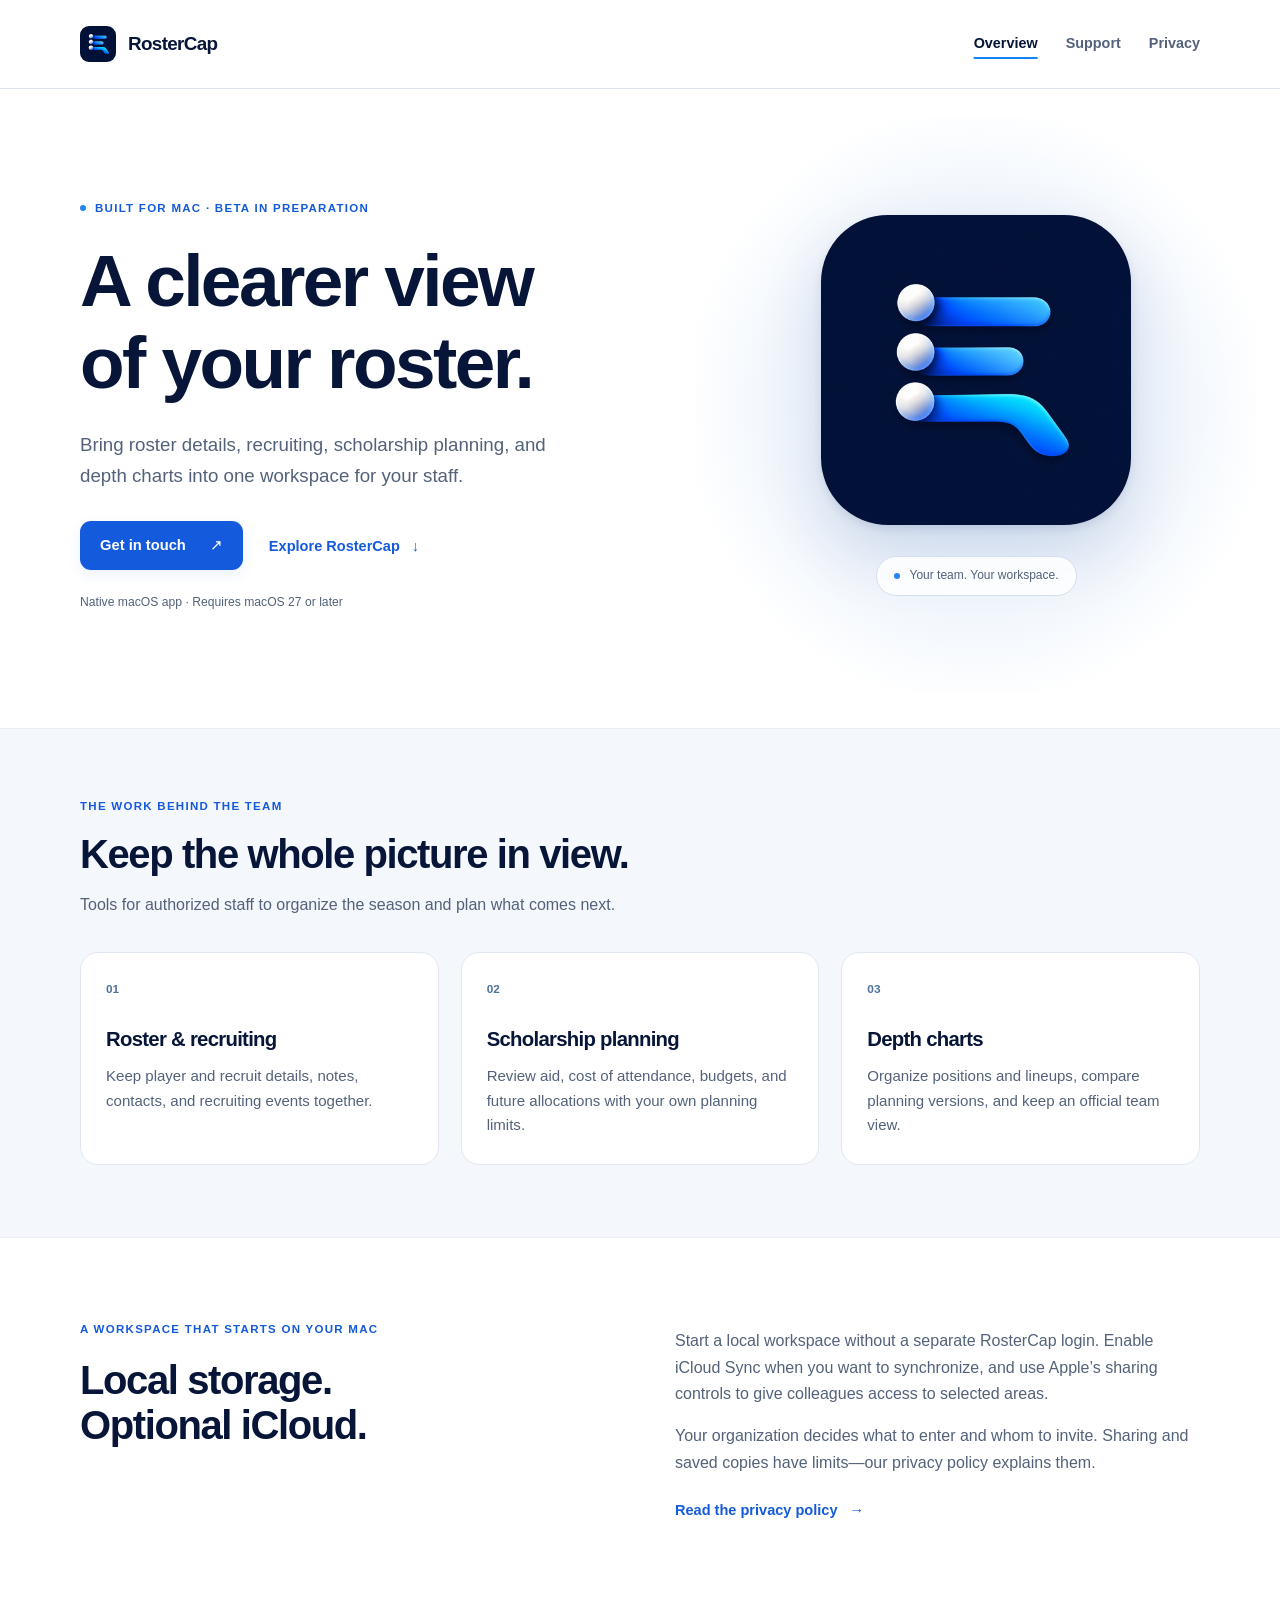
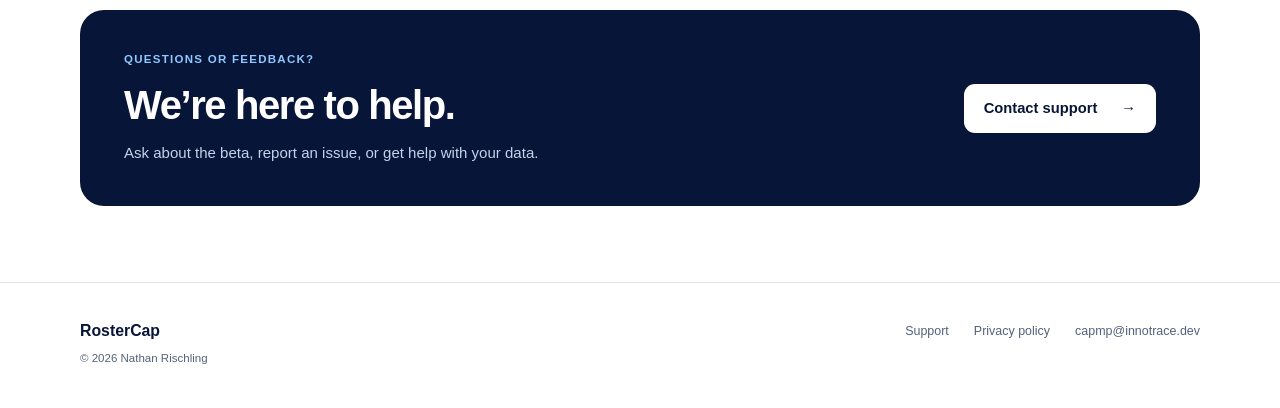
<file: index.html>
<!doctype html>
<html lang="en">
<head>
  <meta charset="utf-8">
  <meta name="viewport" content="width=device-width, initial-scale=1">
  <meta name="color-scheme" content="light">
  <meta name="description" content="RosterCap brings roster details, recruiting, scholarship planning, and depth charts into a native Mac workspace.">
  <meta name="theme-color" content="#071538">
  <title>RosterCap — Roster and scholarship planning for Mac</title>
  <link rel="icon" type="image/png" href="./assets/rostercap-icon.png">
  <link rel="stylesheet" href="./assets/site.css">
</head>
<body>
  <a class="skip-link" href="#main">Skip to content</a>
  <header class="site-header">
    <div class="shell header-row">
      <a class="brand" href="./" aria-label="RosterCap home"><img src="./assets/rostercap-icon.png" width="36" height="36" alt=""><span>RosterCap</span></a>
      <nav aria-label="Main navigation"><a href="./" aria-current="page">Overview</a><a href="./support/">Support</a><a href="./privacy/">Privacy</a></nav>
    </div>
  </header>
  <main id="main" tabindex="-1">
  <section class="hero shell" aria-labelledby="hero-title">
    <div class="hero-copy"><p class="eyebrow"><span class="status-dot" aria-hidden="true"></span>Built for Mac · Beta in preparation</p><h1 id="hero-title">A clearer view<br>of your roster.</h1><p class="hero-description">Bring roster details, recruiting, scholarship planning, and depth charts into one workspace for your staff.</p><div class="actions"><a class="button primary" href="support/">Get in touch <span aria-hidden="true">↗</span></a><a class="text-link" href="#features">Explore RosterCap <span aria-hidden="true">↓</span></a></div><p class="fine-print">Native macOS app · Requires macOS 27 or later</p></div>
    <div class="hero-art" aria-hidden="true"><div class="art-glow"></div><img class="hero-icon" src="assets/rostercap-icon.png" width="512" height="512" alt=""><div class="art-label"><span class="tiny-dot"></span>Your team. Your workspace.</div></div>
  </section>
  <section class="feature-section" id="features" aria-labelledby="features-title"><div class="shell"><div class="section-intro"><p class="eyebrow">The work behind the team</p><h2 id="features-title">Keep the whole picture in view.</h2><p>Tools for authorized staff to organize the season and plan what comes next.</p></div><div class="feature-grid">
    <article class="feature-card"><span class="feature-number" aria-hidden="true">01</span><h3>Roster &amp; recruiting</h3><p>Keep player and recruit details, notes, contacts, and recruiting events together.</p></article>
    <article class="feature-card"><span class="feature-number" aria-hidden="true">02</span><h3>Scholarship planning</h3><p>Review aid, cost of attendance, budgets, and future allocations with your own planning limits.</p></article>
    <article class="feature-card"><span class="feature-number" aria-hidden="true">03</span><h3>Depth charts</h3><p>Organize positions and lineups, compare planning versions, and keep an official team view.</p></article>
  </div></div></section>
  <section class="shell workspace-section" aria-labelledby="workspace-title"><div><p class="eyebrow">A workspace that starts on your Mac</p><h2 id="workspace-title">Local storage.<br>Optional iCloud.</h2></div><div class="workspace-copy"><p>Start a local workspace without a separate RosterCap login. Enable iCloud Sync when you want to synchronize, and use Apple’s sharing controls to give colleagues access to selected areas.</p><p>Your organization decides what to enter and whom to invite. Sharing and saved copies have limits—our privacy policy explains them.</p><a class="text-link" href="privacy/">Read the privacy policy <span aria-hidden="true">→</span></a></div></section>
  <section class="shell contact-band" aria-labelledby="contact-title"><div><p class="eyebrow">Questions or feedback?</p><h2 id="contact-title">We’re here to help.</h2><p>Ask about the beta, report an issue, or get help with your data.</p></div><a class="button light" href="support/">Contact support <span aria-hidden="true">→</span></a></section>
</main>
  <footer class="site-footer"><div class="shell footer-row"><div><a class="footer-brand" href="./">RosterCap</a><p>© 2026 Nathan Rischling</p></div><div class="footer-links"><a href="./support/">Support</a><a href="./privacy/">Privacy policy</a><a href="mailto:capmp@innotrace.dev">capmp@innotrace.dev</a></div></div></footer>
</body>
</html>
</file>
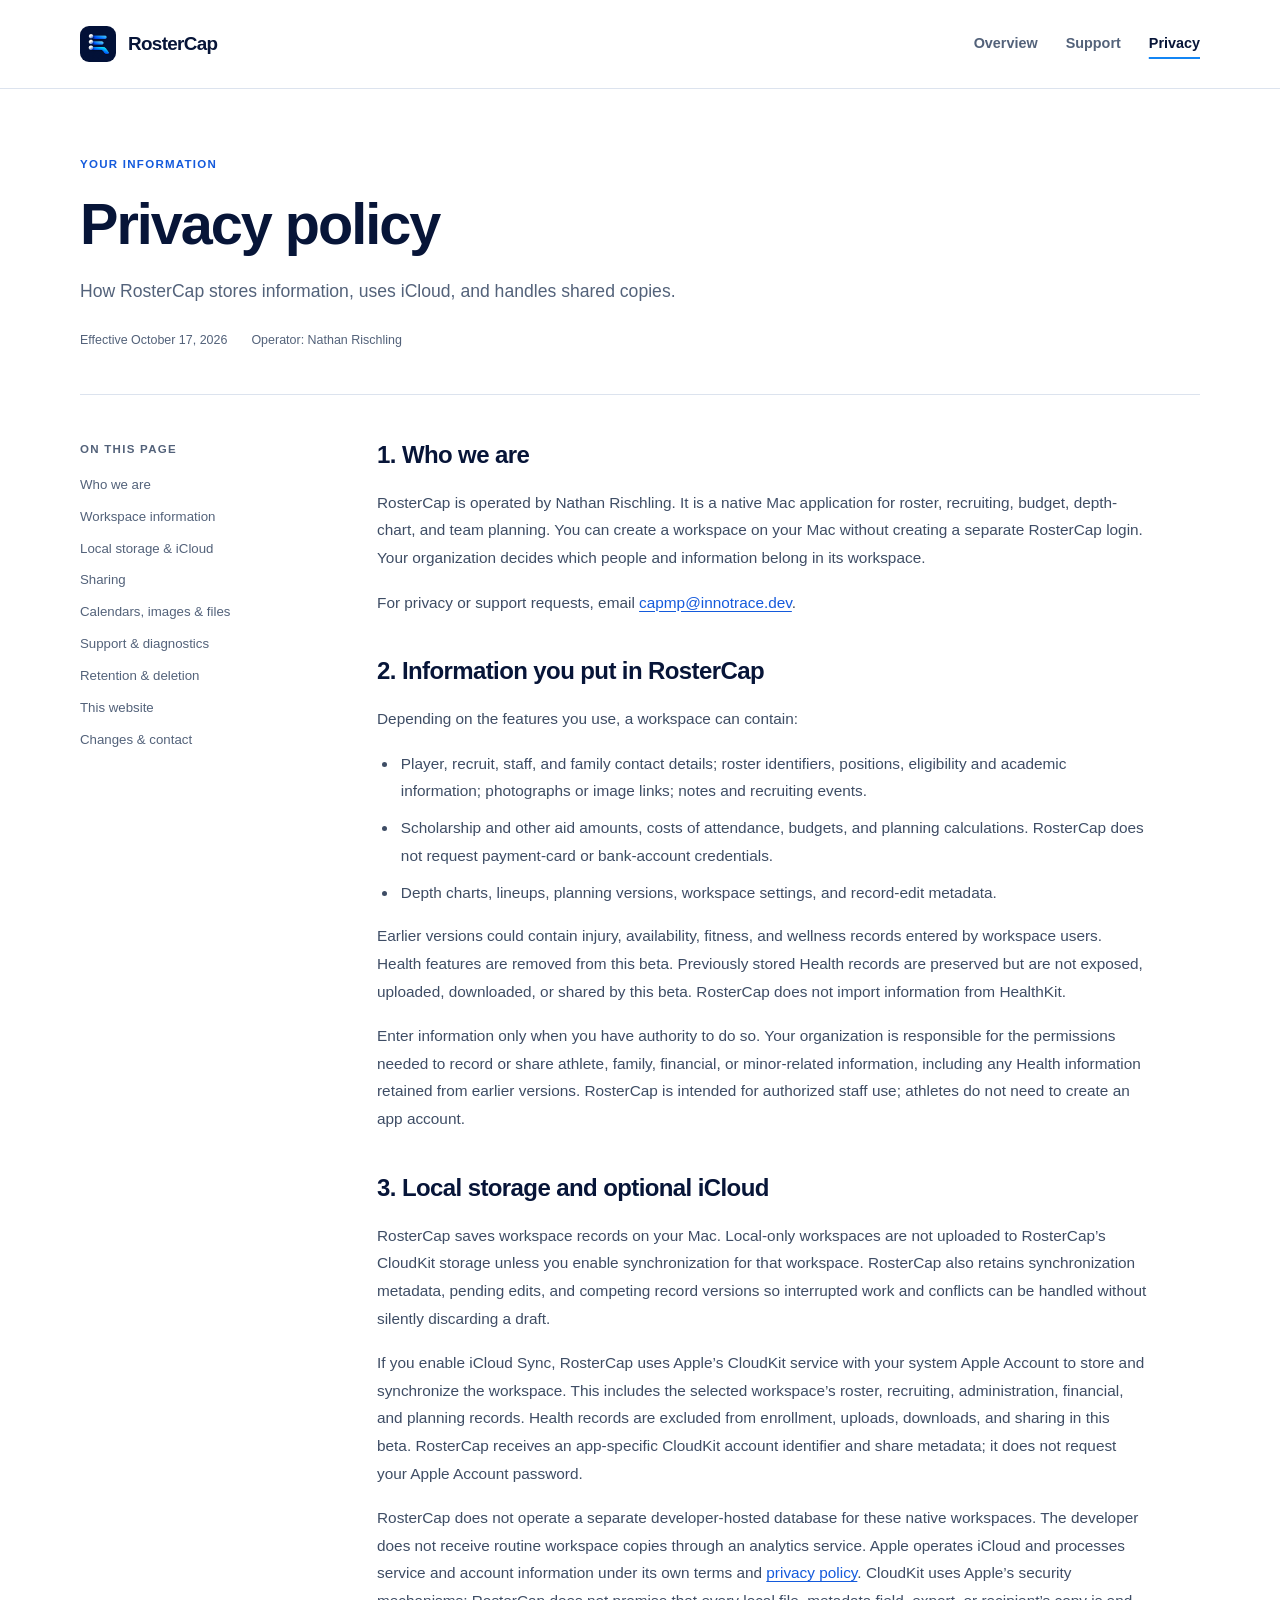
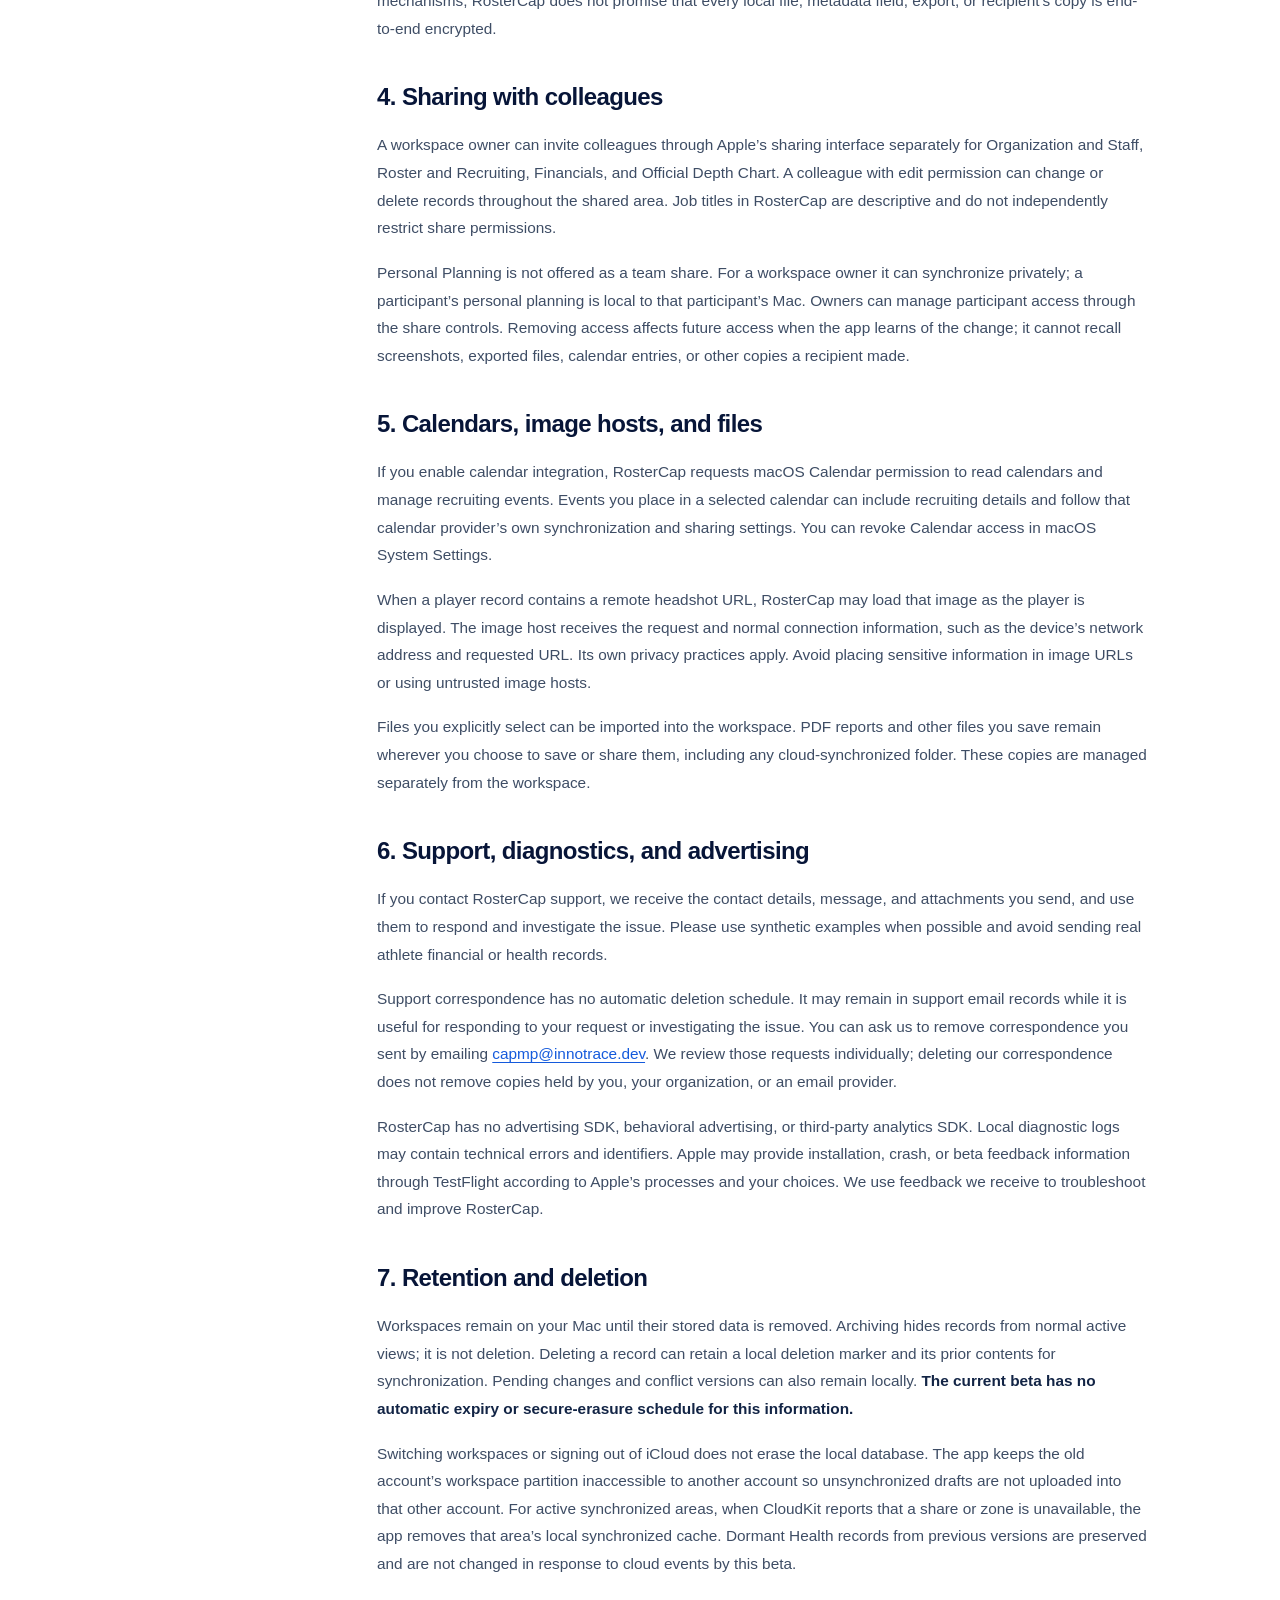
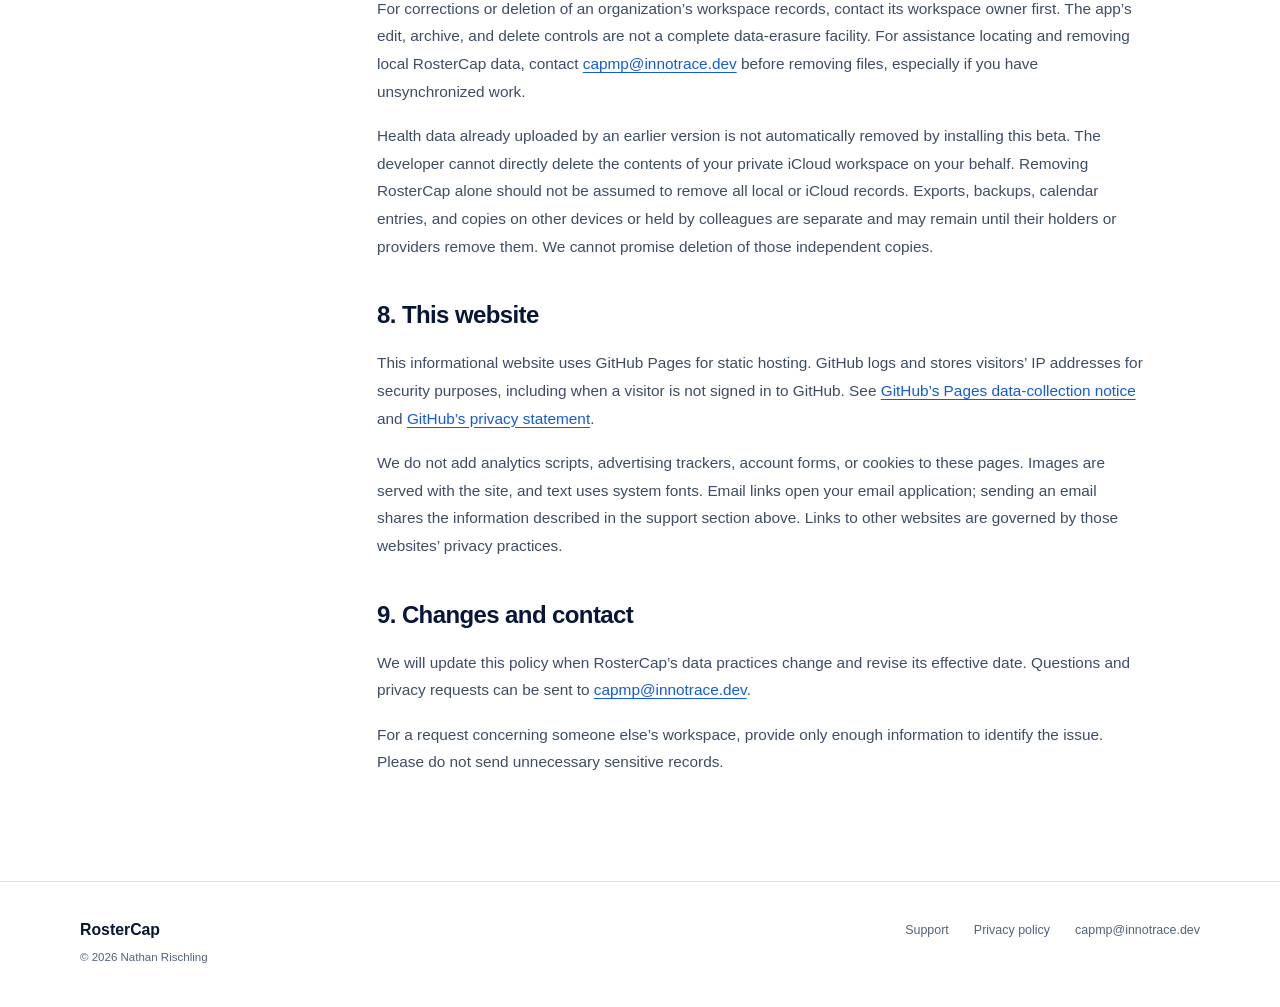
<file: privacy/index.html>
<!doctype html>
<html lang="en">
<head>
  <meta charset="utf-8">
  <meta name="viewport" content="width=device-width, initial-scale=1">
  <meta name="color-scheme" content="light">
  <meta name="description" content="Learn how RosterCap stores workspace information, uses optional iCloud sharing, and handles retention and deletion.">
  <meta name="theme-color" content="#071538">
  <title>Privacy policy — RosterCap</title>
  <link rel="icon" type="image/png" href="../assets/rostercap-icon.png">
  <link rel="stylesheet" href="../assets/site.css">
</head>
<body>
  <a class="skip-link" href="#main">Skip to content</a>
  <header class="site-header">
    <div class="shell header-row">
      <a class="brand" href="../" aria-label="RosterCap home"><img src="../assets/rostercap-icon.png" width="36" height="36" alt=""><span>RosterCap</span></a>
      <nav aria-label="Main navigation"><a href="../">Overview</a><a href="../support/">Support</a><a href="../privacy/" aria-current="page">Privacy</a></nav>
    </div>
  </header>
  <main id="main" tabindex="-1">
  <div class="shell page-heading policy-heading"><p class="eyebrow">Your information</p><h1>Privacy policy</h1><p class="page-lead">How RosterCap stores information, uses iCloud, and handles shared copies.</p><div class="policy-meta"><span>Effective October 17, 2026</span><span>Operator: Nathan Rischling</span></div></div>
  <div class="shell policy-layout"><aside class="policy-nav" aria-label="On this page"><p class="eyebrow">On this page</p><a href="#overview">Who we are</a><a href="#information">Workspace information</a><a href="#storage">Local storage &amp; iCloud</a><a href="#sharing">Sharing</a><a href="#integrations">Calendars, images &amp; files</a><a href="#support">Support &amp; diagnostics</a><a href="#retention">Retention &amp; deletion</a><a href="#website">This website</a><a href="#contact">Changes &amp; contact</a></aside><article class="policy-content">
  <section id="overview"><h2>1. Who we are</h2><p>RosterCap is operated by Nathan Rischling. It is a native Mac application for roster, recruiting, budget, depth-chart, and team planning. You can create a workspace on your Mac without creating a separate RosterCap login. Your organization decides which people and information belong in its workspace.</p><p>For privacy or support requests, email <a href="mailto:capmp@innotrace.dev">capmp@innotrace.dev</a>.</p></section>
  <section id="information"><h2>2. Information you put in RosterCap</h2><p>Depending on the features you use, a workspace can contain:</p><ul><li>Player, recruit, staff, and family contact details; roster identifiers, positions, eligibility and academic information; photographs or image links; notes and recruiting events.</li><li>Scholarship and other aid amounts, costs of attendance, budgets, and planning calculations. RosterCap does not request payment-card or bank-account credentials.</li><li>Depth charts, lineups, planning versions, workspace settings, and record-edit metadata.</li></ul><p>Earlier versions could contain injury, availability, fitness, and wellness records entered by workspace users. Health features are removed from this beta. Previously stored Health records are preserved but are not exposed, uploaded, downloaded, or shared by this beta. RosterCap does not import information from HealthKit.</p><p>Enter information only when you have authority to do so. Your organization is responsible for the permissions needed to record or share athlete, family, financial, or minor-related information, including any Health information retained from earlier versions. RosterCap is intended for authorized staff use; athletes do not need to create an app account.</p></section>
  <section id="storage"><h2>3. Local storage and optional iCloud</h2><p>RosterCap saves workspace records on your Mac. Local-only workspaces are not uploaded to RosterCap’s CloudKit storage unless you enable synchronization for that workspace. RosterCap also retains synchronization metadata, pending edits, and competing record versions so interrupted work and conflicts can be handled without silently discarding a draft.</p><p>If you enable iCloud Sync, RosterCap uses Apple’s CloudKit service with your system Apple Account to store and synchronize the workspace. This includes the selected workspace’s roster, recruiting, administration, financial, and planning records. Health records are excluded from enrollment, uploads, downloads, and sharing in this beta. RosterCap receives an app-specific CloudKit account identifier and share metadata; it does not request your Apple Account password.</p><p>RosterCap does not operate a separate developer-hosted database for these native workspaces. The developer does not receive routine workspace copies through an analytics service. Apple operates iCloud and processes service and account information under its own terms and <a href="https://www.apple.com/legal/privacy/">privacy policy</a>. CloudKit uses Apple’s security mechanisms; RosterCap does not promise that every local file, metadata field, export, or recipient’s copy is end-to-end encrypted.</p></section>
  <section id="sharing"><h2>4. Sharing with colleagues</h2><p>A workspace owner can invite colleagues through Apple’s sharing interface separately for Organization and Staff, Roster and Recruiting, Financials, and Official Depth Chart. A colleague with edit permission can change or delete records throughout the shared area. Job titles in RosterCap are descriptive and do not independently restrict share permissions.</p><p>Personal Planning is not offered as a team share. For a workspace owner it can synchronize privately; a participant’s personal planning is local to that participant’s Mac. Owners can manage participant access through the share controls. Removing access affects future access when the app learns of the change; it cannot recall screenshots, exported files, calendar entries, or other copies a recipient made.</p></section>
  <section id="integrations"><h2>5. Calendars, image hosts, and files</h2><p>If you enable calendar integration, RosterCap requests macOS Calendar permission to read calendars and manage recruiting events. Events you place in a selected calendar can include recruiting details and follow that calendar provider’s own synchronization and sharing settings. You can revoke Calendar access in macOS System Settings.</p><p>When a player record contains a remote headshot URL, RosterCap may load that image as the player is displayed. The image host receives the request and normal connection information, such as the device’s network address and requested URL. Its own privacy practices apply. Avoid placing sensitive information in image URLs or using untrusted image hosts.</p><p>Files you explicitly select can be imported into the workspace. PDF reports and other files you save remain wherever you choose to save or share them, including any cloud-synchronized folder. These copies are managed separately from the workspace.</p></section>
  <section id="support"><h2>6. Support, diagnostics, and advertising</h2><p>If you contact RosterCap support, we receive the contact details, message, and attachments you send, and use them to respond and investigate the issue. Please use synthetic examples when possible and avoid sending real athlete financial or health records.</p><p>Support correspondence has no automatic deletion schedule. It may remain in support email records while it is useful for responding to your request or investigating the issue. You can ask us to remove correspondence you sent by emailing <a href="mailto:capmp@innotrace.dev">capmp@innotrace.dev</a>. We review those requests individually; deleting our correspondence does not remove copies held by you, your organization, or an email provider.</p><p>RosterCap has no advertising SDK, behavioral advertising, or third-party analytics SDK. Local diagnostic logs may contain technical errors and identifiers. Apple may provide installation, crash, or beta feedback information through TestFlight according to Apple’s processes and your choices. We use feedback we receive to troubleshoot and improve RosterCap.</p></section>
  <section id="retention"><h2>7. Retention and deletion</h2><p>Workspaces remain on your Mac until their stored data is removed. Archiving hides records from normal active views; it is not deletion. Deleting a record can retain a local deletion marker and its prior contents for synchronization. Pending changes and conflict versions can also remain locally. <strong>The current beta has no automatic expiry or secure-erasure schedule for this information.</strong></p><p>Switching workspaces or signing out of iCloud does not erase the local database. The app keeps the old account’s workspace partition inaccessible to another account so unsynchronized drafts are not uploaded into that other account. For active synchronized areas, when CloudKit reports that a share or zone is unavailable, the app removes that area’s local synchronized cache. Dormant Health records from previous versions are preserved and are not changed in response to cloud events by this beta.</p><p>For corrections or deletion of an organization’s workspace records, contact its workspace owner first. The app’s edit, archive, and delete controls are not a complete data-erasure facility. For assistance locating and removing local RosterCap data, contact <a href="mailto:capmp@innotrace.dev">capmp@innotrace.dev</a> before removing files, especially if you have unsynchronized work.</p><p>Health data already uploaded by an earlier version is not automatically removed by installing this beta. The developer cannot directly delete the contents of your private iCloud workspace on your behalf. Removing RosterCap alone should not be assumed to remove all local or iCloud records. Exports, backups, calendar entries, and copies on other devices or held by colleagues are separate and may remain until their holders or providers remove them. We cannot promise deletion of those independent copies.</p></section>
  <section id="website"><h2>8. This website</h2><p>This informational website uses GitHub Pages for static hosting. GitHub logs and stores visitors’ IP addresses for security purposes, including when a visitor is not signed in to GitHub. See <a href="https://docs.github.com/en/pages/getting-started-with-github-pages/what-is-github-pages#data-collection">GitHub’s Pages data-collection notice</a> and <a href="https://docs.github.com/en/site-policy/privacy-policies/github-general-privacy-statement">GitHub’s privacy statement</a>.</p><p>We do not add analytics scripts, advertising trackers, account forms, or cookies to these pages. Images are served with the site, and text uses system fonts. Email links open your email application; sending an email shares the information described in the support section above. Links to other websites are governed by those websites’ privacy practices.</p></section>
  <section id="contact"><h2>9. Changes and contact</h2><p>We will update this policy when RosterCap’s data practices change and revise its effective date. Questions and privacy requests can be sent to <a href="mailto:capmp@innotrace.dev">capmp@innotrace.dev</a>.</p><p>For a request concerning someone else’s workspace, provide only enough information to identify the issue. Please do not send unnecessary sensitive records.</p></section>
</article></div>
</main>
  <footer class="site-footer"><div class="shell footer-row"><div><a class="footer-brand" href="../">RosterCap</a><p>© 2026 Nathan Rischling</p></div><div class="footer-links"><a href="../support/">Support</a><a href="../privacy/">Privacy policy</a><a href="mailto:capmp@innotrace.dev">capmp@innotrace.dev</a></div></div></footer>
</body>
</html>
</file>
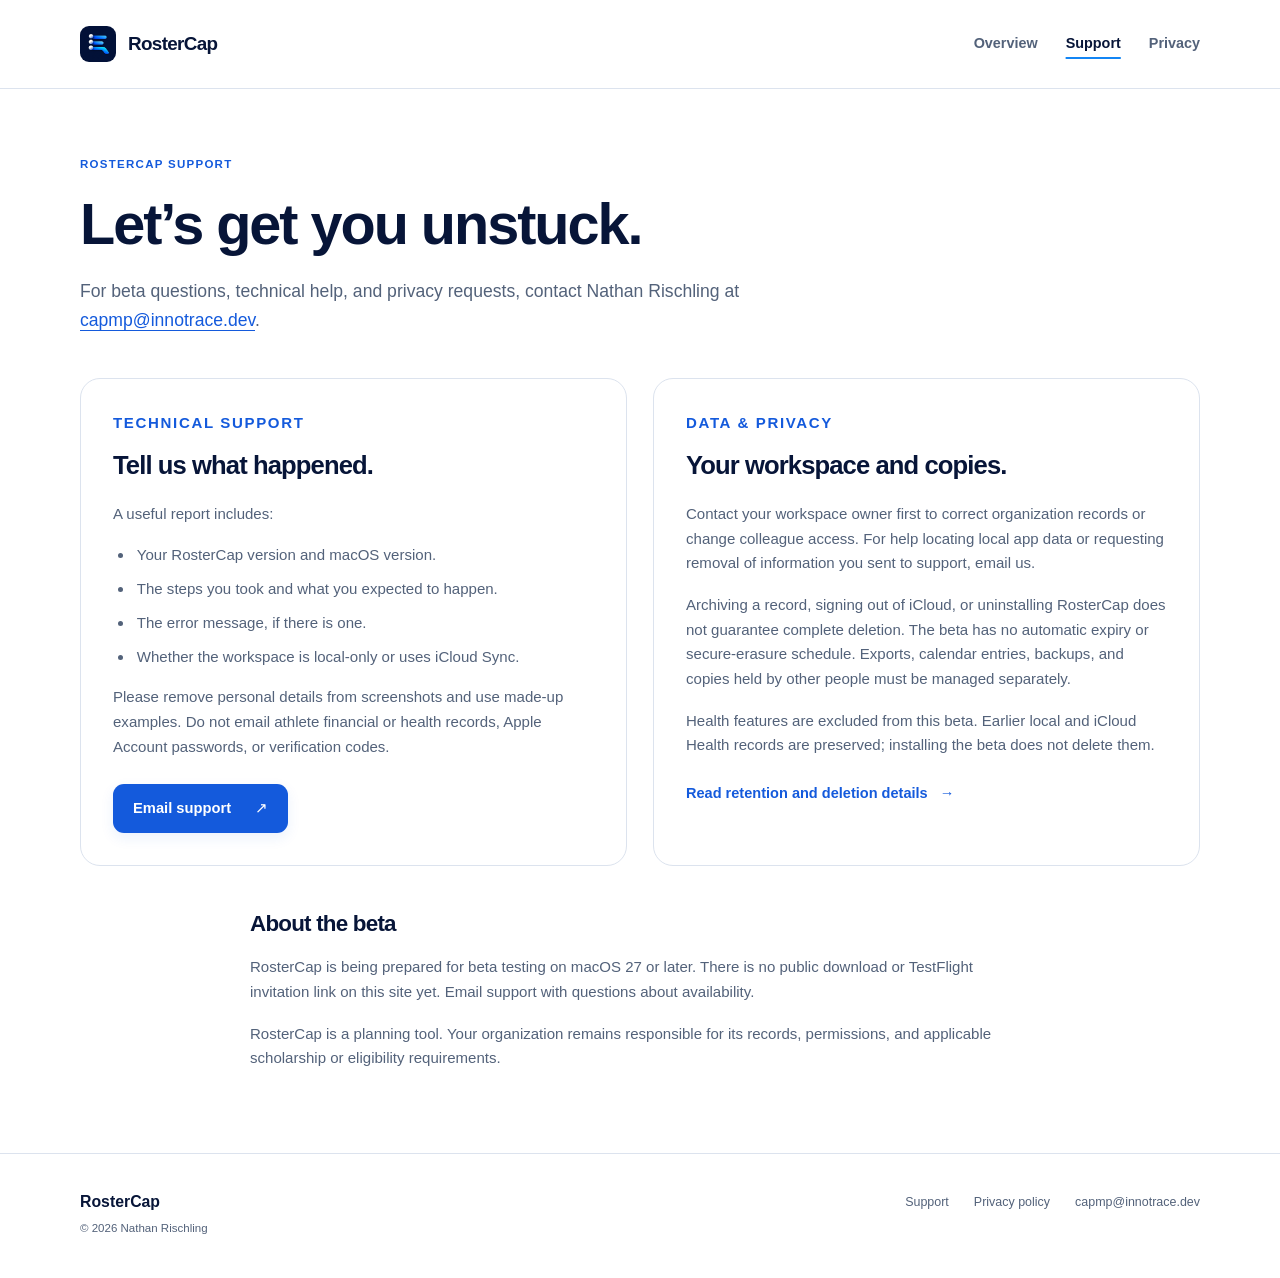
<file: support/index.html>
<!doctype html>
<html lang="en">
<head>
  <meta charset="utf-8">
  <meta name="viewport" content="width=device-width, initial-scale=1">
  <meta name="color-scheme" content="light">
  <meta name="description" content="Contact RosterCap support for beta questions, technical help, and privacy requests.">
  <meta name="theme-color" content="#071538">
  <title>Support — RosterCap</title>
  <link rel="icon" type="image/png" href="../assets/rostercap-icon.png">
  <link rel="stylesheet" href="../assets/site.css">
</head>
<body>
  <a class="skip-link" href="#main">Skip to content</a>
  <header class="site-header">
    <div class="shell header-row">
      <a class="brand" href="../" aria-label="RosterCap home"><img src="../assets/rostercap-icon.png" width="36" height="36" alt=""><span>RosterCap</span></a>
      <nav aria-label="Main navigation"><a href="../">Overview</a><a href="../support/" aria-current="page">Support</a><a href="../privacy/">Privacy</a></nav>
    </div>
  </header>
  <main id="main" tabindex="-1">
  <div class="shell page-heading"><p class="eyebrow">RosterCap support</p><h1>Let’s get you unstuck.</h1><p class="page-lead">For beta questions, technical help, and privacy requests, contact Nathan Rischling at <a href="mailto:capmp@innotrace.dev">capmp@innotrace.dev</a>.</p></div>
  <div class="shell support-grid"><section class="support-card" aria-labelledby="report-title"><p class="eyebrow">Technical support</p><h2 id="report-title">Tell us what happened.</h2><p>A useful report includes:</p><ul><li>Your RosterCap version and macOS version.</li><li>The steps you took and what you expected to happen.</li><li>The error message, if there is one.</li><li>Whether the workspace is local-only or uses iCloud Sync.</li></ul><p>Please remove personal details from screenshots and use made-up examples. Do not email athlete financial or health records, Apple Account passwords, or verification codes.</p><a class="button primary" href="mailto:capmp@innotrace.dev?subject=RosterCap%20support">Email support <span aria-hidden="true">↗</span></a></section>
  <section class="support-card" aria-labelledby="data-title"><p class="eyebrow">Data &amp; privacy</p><h2 id="data-title">Your workspace and copies.</h2><p>Contact your workspace owner first to correct organization records or change colleague access. For help locating local app data or requesting removal of information you sent to support, email us.</p><p>Archiving a record, signing out of iCloud, or uninstalling RosterCap does not guarantee complete deletion. The beta has no automatic expiry or secure-erasure schedule. Exports, calendar entries, backups, and copies held by other people must be managed separately.</p><p>Health features are excluded from this beta. Earlier local and iCloud Health records are preserved; installing the beta does not delete them.</p><a class="text-link" href="../privacy/#retention">Read retention and deletion details <span aria-hidden="true">→</span></a></section></div>
  <section class="shell support-note" aria-labelledby="beta-title"><h2 id="beta-title">About the beta</h2><p>RosterCap is being prepared for beta testing on macOS 27 or later. There is no public download or TestFlight invitation link on this site yet. Email support with questions about availability.</p><p>RosterCap is a planning tool. Your organization remains responsible for its records, permissions, and applicable scholarship or eligibility requirements.</p></section>
</main>
  <footer class="site-footer"><div class="shell footer-row"><div><a class="footer-brand" href="../">RosterCap</a><p>© 2026 Nathan Rischling</p></div><div class="footer-links"><a href="../support/">Support</a><a href="../privacy/">Privacy policy</a><a href="mailto:capmp@innotrace.dev">capmp@innotrace.dev</a></div></div></footer>
</body>
</html>
</file>
<file: assets/site.css>
:root{--navy:#071538;--ink:#122445;--muted:#53627a;--blue:#145adc;--line:#dce3ee;--pale:#f4f7fc;--radius:24px;font-family:-apple-system,BlinkMacSystemFont,"Segoe UI",sans-serif;color:var(--ink);background:#fff;font-synthesis:none;text-rendering:optimizeLegibility;-webkit-font-smoothing:antialiased;line-height:1.65}
*{box-sizing:border-box}html{scroll-padding-top:100px}body{margin:0}a{color:var(--blue);text-underline-offset:.22em}a:hover{text-decoration-thickness:2px}a:focus-visible{outline:3px solid #1783ff;outline-offset:5px;border-radius:3px}img{max-width:100%;height:auto;display:block}h1,h2,h3,p{margin-top:0}h1,h2,h3{color:var(--navy);line-height:1.13;letter-spacing:-.035em}h1{font-size:clamp(2.7rem,5.7vw,4.8rem);font-weight:730;margin-bottom:26px}h2{font-size:clamp(1.8rem,3.2vw,2.5rem);font-weight:680}h3{font-size:1.27rem;font-weight:680}p{margin-bottom:1.1em}ul{padding-left:1.3em}li{padding-left:.2em;margin-bottom:.6em}.shell{width:min(1120px,calc(100% - 80px));margin-inline:auto}.skip-link{position:fixed;top:-100px;left:20px;background:#fff;padding:12px 20px;z-index:20}.skip-link:focus{top:12px}.site-header{background:rgba(255,255,255,.96);border-bottom:1px solid var(--line)}.header-row{display:flex;justify-content:space-between;align-items:center;min-height:88px;gap:24px}.brand{display:flex;align-items:center;gap:12px;font-size:1.18rem;color:var(--navy);font-weight:750;text-decoration:none;letter-spacing:-.035em}.brand img{border-radius:9px}nav{display:flex;gap:28px}nav a{font-size:.9rem;text-decoration:none;font-weight:550;color:var(--muted);padding-block:10px}nav a[aria-current=page]{color:var(--navy);text-decoration:underline;text-decoration-color:#1385f4;text-decoration-thickness:2px;text-underline-offset:9px}.eyebrow{display:flex;align-items:center;gap:9px;font-size:.72rem;letter-spacing:.11em;text-transform:uppercase;font-weight:750;color:var(--blue);margin-bottom:22px}.status-dot,.tiny-dot{height:6px;width:6px;border-radius:50%;background:#2584ef;display:inline-block;flex:none}.hero{display:grid;grid-template-columns:1.15fr .85fr;gap:66px;align-items:center;padding-block:86px 92px}.hero-description{font-size:1.17rem;line-height:1.65;max-width:480px;color:var(--muted);margin-bottom:29px}.actions{display:flex;gap:26px;align-items:center;flex-wrap:wrap}.button{display:inline-flex;gap:24px;align-items:center;justify-content:center;border-radius:11px;text-decoration:none;padding:12px 20px;font-weight:650;font-size:.92rem;line-height:1.7;min-height:48px}.primary{color:#fff;background:var(--blue);box-shadow:0 5px 14px #145adc16}.primary:hover{background:#0a49bb}.text-link{font-weight:650;font-size:.91rem;text-decoration:none;display:inline-flex;gap:12px;align-items:center;min-height:36px}.text-link:hover{text-decoration:underline}.fine-print{font-size:.76rem;color:var(--muted);margin-top:22px;margin-bottom:0}.hero-art{position:relative;display:flex;flex-direction:column;align-items:center;padding:40px 0}.art-glow{position:absolute;inset:0;background:radial-gradient(ellipse,#deeeff 0,#f2f7fd 52%,#fff 74%);z-index:-1;transform:scale(1.25)}.hero-icon{width:min(100%,310px);border-radius:67px;box-shadow:0 28px 65px #0a286e23,0 4px 10px #09245e1a}.art-label{display:flex;align-items:center;gap:10px;margin-top:31px;border:1px solid #d5dfec;background:#ffffffd9;padding:9px 17px;border-radius:30px;color:var(--muted);font-size:.75rem}.feature-section{background:var(--pale);border-block:1px solid #e9eef6;padding-block:68px 72px}.section-intro{max-width:680px}.section-intro .eyebrow{margin-bottom:16px}.section-intro h2{margin-bottom:15px}.section-intro>p:last-child{color:var(--muted);margin-bottom:34px}.feature-grid{display:grid;grid-template-columns:repeat(3,1fr);gap:22px}.feature-card{background:#fff;border:1px solid #e1e7f1;border-radius:18px;padding:27px 25px 26px}.feature-number{font-size:.74rem;font-weight:700;color:#4e739d;display:block;margin-bottom:28px}.feature-card h3{margin-bottom:13px}.feature-card p{font-size:.94rem;color:var(--muted);margin-bottom:0}.workspace-section{display:grid;grid-template-columns:1fr 1fr;gap:70px;padding-block:82px}.workspace-section .eyebrow{margin-bottom:19px}.workspace-copy{color:var(--muted);padding-top:8px;font-size:1rem}.workspace-copy p{margin-bottom:16px}.contact-band{border-radius:var(--radius);background:var(--navy);color:#c5d2ec;padding:40px 44px;display:flex;align-items:center;justify-content:space-between;gap:35px;margin-bottom:76px}.contact-band .eyebrow{color:#90c8ff;margin-bottom:14px}.contact-band h2{color:#fff;margin-bottom:13px}.contact-band p:last-child{margin:0;font-size:.94rem}.light{color:var(--navy);background:#fff;flex:none}.light:hover{background:#e4efff}.site-footer{border-top:1px solid var(--line);padding:35px 0 40px}.footer-row{display:flex;justify-content:space-between;align-items:flex-start;gap:24px}.footer-brand{text-decoration:none;font-size:.99rem;font-weight:700;color:var(--navy)}.footer-row p{font-size:.72rem;color:var(--muted);margin:4px 0 0}.footer-links{display:flex;gap:25px;flex-wrap:wrap;font-size:.78rem;padding-top:3px}.footer-links a{color:var(--muted);text-decoration:none}.footer-links a:hover{text-decoration:underline}.page-heading{padding-top:66px;padding-bottom:43px}.page-heading h1{font-size:clamp(2.5rem,4.5vw,3.6rem);margin-bottom:20px}.page-heading .eyebrow{margin-bottom:18px}.page-lead{font-size:1.1rem;color:var(--muted);max-width:760px;margin-bottom:0}.support-grid{display:grid;grid-template-columns:1fr 1fr;gap:26px}.support-card{border:1px solid var(--line);border-radius:20px;padding:32px;color:var(--muted)}.support-card h2{font-size:1.6rem;margin-bottom:22px}.support-card .eyebrow{margin-bottom:15px}.support-card p,.support-card li{font-size:.94rem}.support-card .button{margin-top:8px}.support-note{padding-block:45px 65px;max-width:780px;margin-inline:auto}.support-note h2{font-size:1.4rem}.support-note p{color:var(--muted);font-size:.94rem}.policy-heading{border-bottom:1px solid var(--line)}.policy-meta{display:flex;gap:24px;flex-wrap:wrap;color:var(--muted);font-size:.78rem;margin-top:24px}.policy-layout{display:grid;grid-template-columns:245px minmax(0,1fr);gap:52px;padding-top:45px;padding-bottom:65px}.policy-nav{align-self:start;position:sticky;top:28px;display:flex;flex-direction:column;gap:10px}.policy-nav .eyebrow{margin-bottom:5px;color:var(--muted)}.policy-nav a{font-size:.83rem;color:var(--muted);text-decoration:none}.policy-nav a:hover{color:var(--blue);text-decoration:underline}.policy-content{max-width:770px}.policy-content section{margin-bottom:40px;scroll-margin-top:35px}.policy-content h2{font-size:1.5rem;letter-spacing:-.025em;margin-bottom:19px;line-height:1.25}.policy-content p,.policy-content li{font-size:.96rem;color:#3e4d65;line-height:1.8}.policy-content strong{font-weight:650;color:var(--ink)}
@media(max-width:900px){.shell{width:calc(100% - 48px)}.hero{gap:35px;padding-block:64px}.hero-art{padding:24px 0}.hero-icon{border-radius:50px}.hero h1{font-size:3.4rem}.hero-description{font-size:1.05rem}.actions{gap:15px}.feature-grid{gap:14px}.feature-card{padding:22px 18px}.feature-card h3{font-size:1.14rem}.workspace-section{gap:38px}.policy-layout{grid-template-columns:190px minmax(0,1fr);gap:35px}.support-card{padding:26px}.footer-links{gap:16px}}
@media(max-width:650px){.shell{width:calc(100% - 36px)}.header-row{min-height:76px;gap:18px}.brand{gap:8px;font-size:1.05rem}.brand img{width:29px;height:29px;border-radius:7px}nav{gap:16px}nav a{font-size:.8rem}.hero{grid-template-columns:1fr;padding-block:46px;gap:17px}.hero h1{font-size:clamp(2.8rem,9.8vw,3.7rem)}.hero .eyebrow{font-size:.65rem;letter-spacing:.07em}.hero-description{max-width:500px;font-size:1.08rem}.hero-art{padding-top:22px;padding-bottom:0}.hero-icon{width:200px;border-radius:44px}.art-label{margin-top:22px;font-size:.7rem}.art-glow{transform:none;inset:-10px 0}.feature-section{padding-block:43px}.feature-grid{grid-template-columns:1fr}.feature-card{padding:25px}.feature-number{margin-bottom:15px}.feature-card h3{font-size:1.22rem}.workspace-section{grid-template-columns:1fr;gap:12px;padding-block:48px}.workspace-section h2{margin-bottom:10px}.contact-band{padding:30px 25px;flex-direction:column;align-items:flex-start;gap:25px;margin-bottom:43px;border-radius:19px}.contact-band h2{font-size:1.8rem}.footer-row{flex-direction:column;gap:23px}.footer-links{gap:16px;font-size:.76rem}.site-footer{padding-block:28px}.page-heading{padding-top:43px;padding-bottom:30px}.page-heading h1{font-size:2.6rem}.page-lead{font-size:1.02rem}.support-grid{grid-template-columns:1fr;gap:18px}.support-card{padding:26px}.support-note{padding-block:35px 43px}.policy-meta{gap:5px;flex-direction:column;margin-top:22px}.policy-layout{grid-template-columns:1fr;gap:34px;padding-top:28px;padding-bottom:28px}.policy-nav{position:static;border-bottom:1px solid var(--line);padding-bottom:28px;display:grid;grid-template-columns:1fr 1fr;gap:9px 15px}.policy-nav .eyebrow{grid-column:1/-1}.policy-nav a{font-size:.78rem;min-height:30px}.policy-content h2{font-size:1.4rem}.policy-content p,.policy-content li{font-size:.93rem}.policy-content section{margin-bottom:33px}}
@media(prefers-reduced-motion:no-preference){a{transition:background-color .15s,color .15s}}
@media print{.site-header,.site-footer,.policy-nav,.skip-link{display:none}.shell{width:100%}.page-heading{padding-top:0}.policy-layout{display:block;padding-top:20px}.policy-content{max-width:none}.policy-content section{break-inside:avoid}a{color:inherit}.page-heading h1{font-size:2rem}.policy-content p,.policy-content li{font-size:10pt}.policy-content h2{font-size:14pt}}

@media(max-width:380px){.header-row{flex-wrap:wrap;gap:8px;padding-block:13px}.header-row nav{width:100%;justify-content:space-between}.header-row nav a{padding-block:4px}}
</file>
